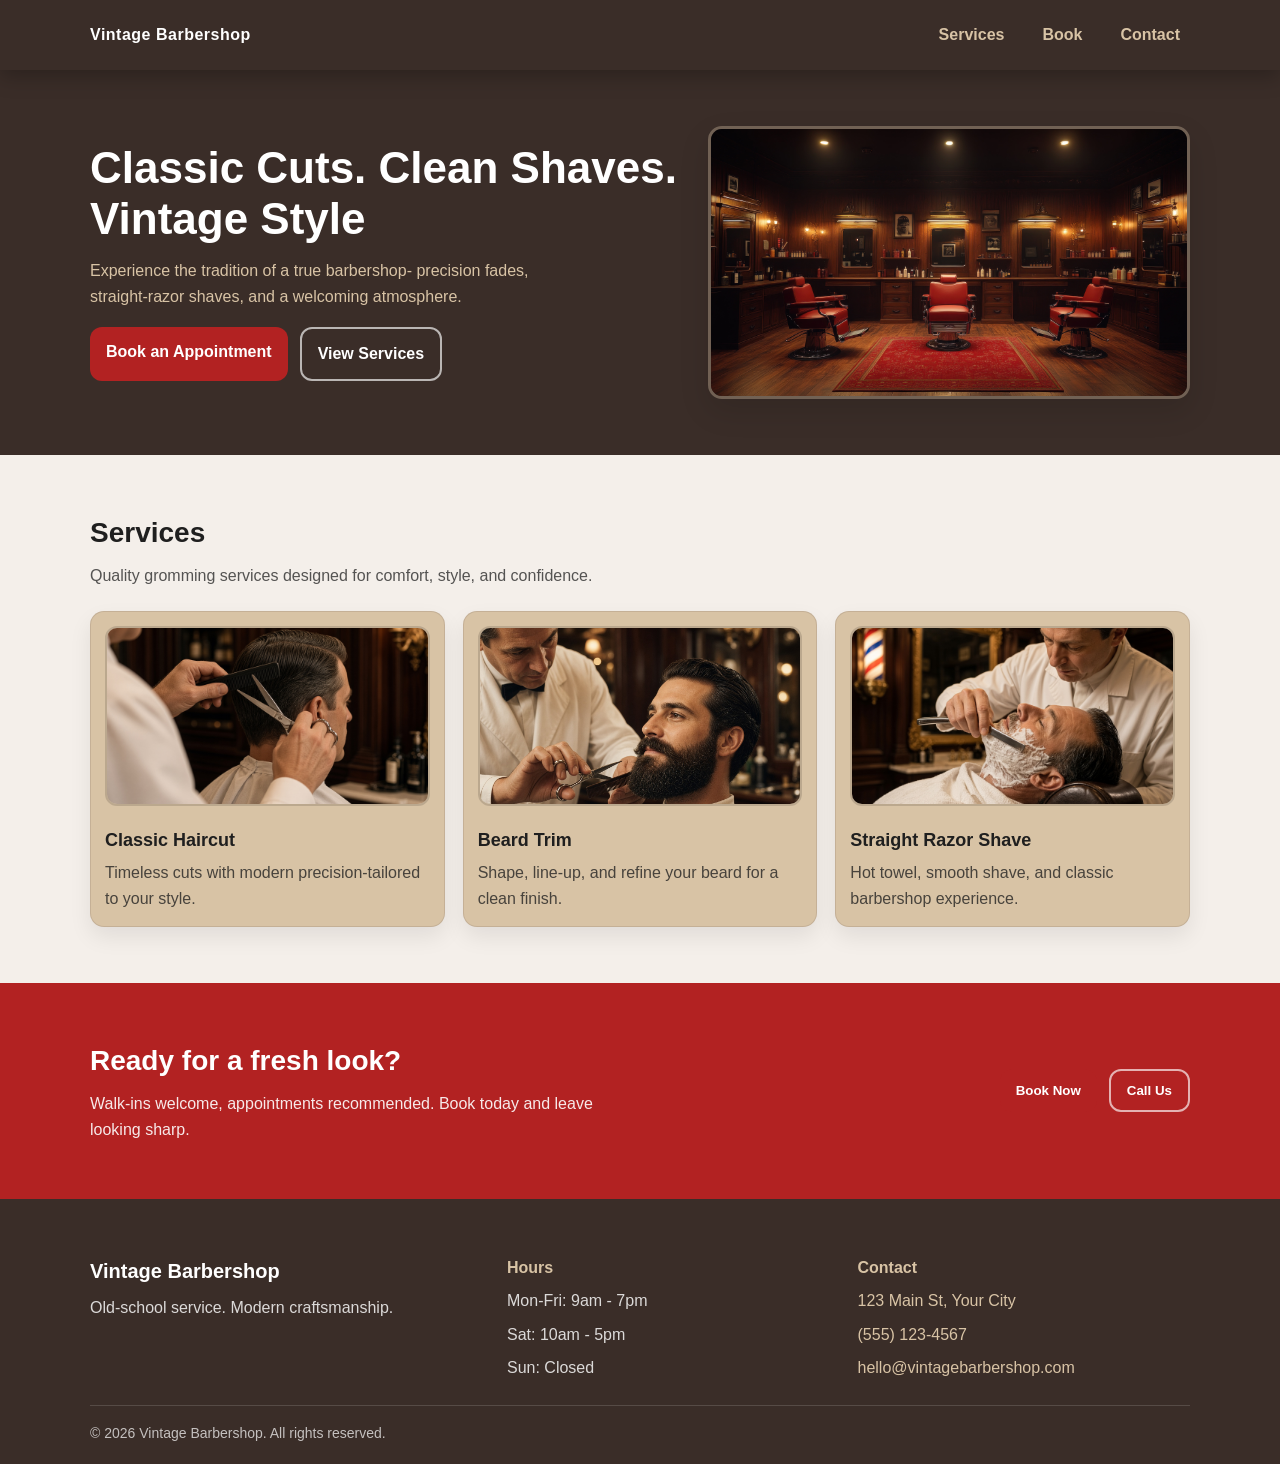
<file: index.html>
<!doctype html>
<html lang="en">
  <head>
    <meta charset="UTF-8" />
    <meta name="viewport" content="width=device-width, initial-scale=1.0" />
    <title>Vintage Barbershop</title>
    <!-- CSS -->
    <link rel="stylesheet" href="css/styles.css" />
  </head>
  <body>
    <!-- ==== Header / Navbar ==== -->
    <header class="site-header">
      <div class="container header-inner">
        <a href="#" class="logo" id="logo">Vintage Barbershop</a>
        <nav class="nav" id="nav">
          <a href="#features" class="nav-link">Services</a>
          <a href="#cta" class="nav-link">Book</a>
          <a href="#footer" class="nav-link">Contact</a>
        </nav>
        <!-- Mobile Menu Button (for later JS) -->
        <button class="menu-btn" id="menuBtn" aria-label="Open menu">☰</button>
      </div>
      <!-- Mobile Menu Panel (for later JS) -->
      <div class="mobile-menu" id="mobileMenu">
        <a href="#features" class="mobile-link">Services</a>
        <a href="#cta" class="mobile-link">Book</a>
        <a href="#footer" class="mobile-link">Contact</a>
      </div>
    </header>
    <!-- ==== Hero Section ==== -->
    <section class="hero" id="hero">
      <div class="container hero-inner">
        <div class="hero-text">
          <h1 id="heroHeading">Classic Cuts. Clean Shaves. Vintage Style</h1>
          <p id="heroSubtext">
            Experience the tradition of a true barbershop- precision fades,
            straight-razor shaves, and a welcoming atmosphere.
          </p>
          <div class="hero-actions">
            <a href="#cta" class="btn btn-primary" id="bookBtn"
              >Book an Appointment</a
            >
            <a href="#features" class="btn btn-secondary" id="servicesBtn"
              >View Services</a
            >
          </div>
        </div>
        <div class="hero-media">
          <!-- Replace src with your provided hero image -->
          <img
            src="assets/images/hero.jpg"
            alt="Barbershop hero"
            class="hero-img"
            id="heroImg"
          />
        </div>
      </div>
    </section>
    <!-- ==== Features / Services Section ==== -->
    <section class="features" id="features">
      <div class="container">
        <h2 class="section-title" id="featuresTitle">Services</h2>
        <p class="section-subtitle" id="featuresSubtitle">
          Quality gromming services designed for comfort, style, and confidence.
        </p>
        <div class="feature-grid" id="featureGrid">
          <!-- Feature Card 1 -->
          <article class="feature-card">
            <img
              src="assets/images/feature-1.jpg"
              alt="Classic haircut"
              class="feature-img"
            />
            <h3 class="feature-title">Classic Haircut</h3>
            <p class="feature-text">
              Timeless cuts with modern precision-tailored to your style.
            </p>
          </article>
          <!-- Feature Card 2 -->
          <article class="feature-card">
            <img
              src="assets/images/feature-2.jpg"
              alt="Beard trim"
              class="feature-img"
            />
            <h3 class="feature-title">Beard Trim</h3>
            <p class="feature-text">
              Shape, line-up, and refine your beard for a clean finish.
            </p>
          </article>
          <!-- Feature Card 3 -->
          <article class="feature-card">
            <img
              src="assets/images/feature-3.jpg"
              alt="Stright razor shave"
              class="feature-img"
            />
            <h3 class="feature-title">Straight Razor Shave</h3>
            <p class="feature-text">
              Hot towel, smooth shave, and classic barbershop experience.
            </p>
          </article>
        </div>
      </div>
    </section>
    <!-- ==== Call To Action Section ==== -->
    <section class="cta" id="cta">
      <div class="container cta-inner">
        <div class="cta-text">
          <h2 id="ctaHeading">Ready for a fresh look?</h2>
          <p id="ctaText">
            Walk-ins welcome, appointments recommended. Book today and leave
            looking sharp.
          </p>
        </div>
        <div class="cta-actions">
          <button class="btn btn-primary" id="ctaBtn">Book Now</button>
          <button class="btn btn-secondary" id="callBtn">Call Us</button>
        </div>
        <!-- Optional CTA Image (replace with provided asset if you have one) -->
        <!-- <img src="assets/images/cta.jpg" alt="CTA background" class="cta-img"
/> -->
      </div>
    </section>
    <!-- ==== Footer Section ==== -->
    <footer class="site-footer" id="footer">
      <div class="container footer-inner">
        <div class="footer-col">
          <h3 class="footer-title">Vintage Barbershop</h3>
          <p class="footer-text">Old-school service. Modern craftsmanship.</p>
        </div>
        <div class="footer-col">
          <h4 class="footer-heading">Hours</h4>
          <ul class="footer-list" id="hoursList">
            <li>Mon-Fri: 9am - 7pm</li>
            <li>Sat: 10am - 5pm</li>
            <li>Sun: Closed</li>
          </ul>
        </div>
        <div class="footer-col">
          <h4 class="footer-heading">Contact</h4>
          <ul class="footer-list">
            <li>
              <a href="#" class="footer-link" id="addressLink"
                >123 Main St, Your City</a
              >
            </li>
            <li>
              <a href="#" class="footer-link" id="phonelink">(555) 123-4567</a>
            </li>
            <li>
              <a href="#" class="footer-link" id="emailLink"
                >hello@vintagebarbershop.com</a
              >
            </li>
          </ul>
        </div>
      </div>
      <div class="container footer-bottom">
        <p class="copyright">
          © <span id="year"></span> Vintage Barbershop. All rights reserved.
        </p>
      </div>
    </footer>
    <!-- JS -->
    <script src="js/main.js"></script>
  </body>
</html>
</file>
<file: css/styles.css>
/*========================
Vintage Barbershop Theme
File: css/styles.css
========================= */
/* ---- CSS Variables (Vintage Palette) ---- */
:root {
--color-bg-primary: #F4EFEA; /* Cream */
--color-bg-dark: #3A2D28; /* Dark Brown */
--color-accent: #B22222; /* Barber Red */
--color-text-dark: #1F1F1F; /* Deep Brown/Black */
--color-beige: #D8C3A5; /* Beige */
--color-text-light: #FFFFFF; /* White */
--radius: 14px;
--shadow: 0 12px 30px rgba(0, 0, 0, 0.12);
--max-width: 1100px;
}
/* ---- Base Reset ---- */
* {
box-sizing: border-box;
margin: 0;
padding: 0;
}
html {
scroll-behavior: smooth;
}
body {
font-family: Arial, Helvetica, sans-serif;
background-color: var(--color-bg-primary);
color: var(--color-text-dark);
line-height: 1.6;
}
/* ---- Layout Helpers ---- */
.container {
width: 92%;
max-width: var(--max-width);
margin: 0 auto;
}
/* ---- Header / Navbar ---- */
.site-header {
background-color: var(--color-bg-dark);
color: var(--color-text-light);
position: sticky;
top: 0;
z-index: 10;
box-shadow: 0 6px 20px rgba(0,0,0,0.25);
}
.header-inner {
display: flex;
align-items: center;
justify-content: space-between;
padding: 14px 0;
gap: 16px;
}
.logo {
color: var(--color-text-light);
text-decoration: none;
font-weight: 800;
letter-spacing: 0.5px;
}
.nav {
display: flex;
gap: 18px;
}
.nav-link {
color: var(--color-beige);
text-decoration: none;
font-weight: 600;
padding: 8px 10px;
border-radius: 10px;
transition: background-color 0.2s ease, color 0.2s ease;
}
.nav-link:hover {
background-color: rgba(216, 195, 165, 0.12);
color: var(--color-text-light);
}
/* Mobile button hidden on desktop */
.menu-btn {
display: none;
border: 2px solid rgba(255,255,255,0.25);
background: transparent;
color: var(--color-text-light);
padding: 8px 12px;
border-radius: 12px;
cursor: pointer;
}
/* Mobile menu hidden by default */
.mobile-menu {
display: none;
background-color: #2f241f;
border-top: 1px solid rgba(255,255,255,0.12);
}
.mobile-link {
display: block;
padding: 12px 4%;
color: var(--color-beige);
text-decoration: none;
font-weight: 600;
border-bottom: 1px solid rgba(255,255,255,0.08);
}
.mobile-link:hover {
background-color: rgba(216, 195, 165, 0.10);
color: var(--color-text-light);
}
/* ---- Buttons ---- */
.btn {
display: inline-block;
text-decoration: none;
border: none;
cursor: pointer;
font-weight: 700;
padding: 12px 16px;
border-radius: 12px;
transition: transform 0.08s ease, opacity 0.2s ease, background-color 0.2s ease,
color 0.2s ease;
}
.btn:active {
transform: translateY(1px);
}
.btn-primary {
background-color: var(--color-accent);
color: var(--color-text-light);
}
.btn-primary:hover {
opacity: 0.92;
}
.btn-secondary {
background-color: transparent;
color: var(--color-bg-dark);
border: 2px solid var(--color-bg-dark);
}
.hero .btn-secondary,
.cta .btn-secondary {
color: var(--color-text-light);
border-color: rgba(255,255,255,0.65);
}
.btn-secondary:hover {
background-color: rgba(58, 45, 40, 0.08);
}
.hero .btn-secondary:hover,
.cta .btn-secondary:hover {
background-color: rgba(255, 255, 255, 0.12);
}
/* ---- Hero ---- */
.hero {
background-color: var(--color-bg-dark);
color: var(--color-text-light);
padding: 56px 0;
}
.hero-inner {
display: grid;
grid-template-columns: 1.1fr 0.9fr;
gap: 28px;
align-items: center;
}
.hero-text h1 {
font-size: clamp(28px, 4vw, 44px);
line-height: 1.15;
margin-bottom: 14px;
}
.hero-text p {
color: var(--color-beige);
max-width: 56ch;
margin-bottom: 18px;
}
.hero-actions {
display: flex;
flex-wrap: wrap;
gap: 12px;
}
.hero-media {
display: flex;
justify-content: center;
}
.hero-img {
width: 100%;
max-width: 520px;
border-radius: var(--radius);
box-shadow: var(--shadow);
border: 3px solid rgba(216,195,165,0.35);
object-fit: cover;
}
/* ---- Sections ---- */
.features,
.cta,
.site-footer {
padding: 56px 0;
}
.section-title {
font-size: 28px;
margin-bottom: 8px;
}
.section-subtitle {
color: rgba(31, 31, 31, 0.75);
margin-bottom: 22px;
max-width: 70ch;
}
/* ---- Features Grid ---- */
.feature-grid {
display: grid;
grid-template-columns: repeat(3, 1fr);
gap: 18px;
}
.feature-card {
background-color: var(--color-beige);
border-radius: var(--radius);
padding: 14px;
box-shadow: 0 10px 22px rgba(0,0,0,0.08);
border: 1px solid rgba(58,45,40,0.12);
}
.feature-img {
width: 100%;
height: 180px;
object-fit: cover;
border-radius: 12px;
border: 2px solid rgba(58,45,40,0.18);
margin-bottom: 12px;
}
.feature-title {
font-size: 18px;
margin-bottom: 6px;
}
.feature-text {
color: rgba(31, 31, 31, 0.78);
}
/* ---- Sections ---- */
.features,
.cta,
.site-footer {
padding: 56px 0;
}
.section-title {
font-size: 28px;
margin-bottom: 8px;
}
.section-subtitle {
color: rgba(31, 31, 31, 0.75);
margin-bottom: 22px;
max-width: 70ch;
}
/* ---- Features Grid ---- */
.feature-grid {
display: grid;
grid-template-columns: repeat(3, 1fr);
gap: 18px;
}
.feature-card {
background-color: var(--color-beige);
border-radius: var(--radius);
padding: 14px;
box-shadow: 0 10px 22px rgba(0,0,0,0.08);
border: 1px solid rgba(58,45,40,0.12);
}
.feature-img {
width: 100%;
height: 180px;
object-fit: cover;
border-radius: 12px;
border: 2px solid rgba(58,45,40,0.18);
margin-bottom: 12px;
}
.feature-title {
font-size: 18px;
margin-bottom: 6px;
}
.feature-text {
color: rgba(31, 31, 31, 0.78);
}
/* ---- CTA ---- */
.cta {
background-color: var(--color-accent);
color: var(--color-text-light);
}
.cta-inner {
display: flex;
align-items: center;
justify-content: space-between;
gap: 18px;
flex-wrap: wrap;
}
.cta-text h2 {
font-size: 28px;
margin-bottom: 8px;
}
.cta-text p {
color: rgba(255,255,255,0.90);
max-width: 60ch;
}
.cta-actions {
display: flex;
gap: 12px;
flex-wrap: wrap;
}
/* ---- Footer ---- */
.site-footer {
background-color: var(--color-bg-dark);
color: var(--color-text-light);
padding-bottom: 20px;
}
.footer-inner {
display: grid;
grid-template-columns: 1.2fr 1fr 1fr;
gap: 18px;
padding-bottom: 24px;
border-bottom: 1px solid rgba(255,255,255,0.14);
}
.footer-title {
font-size: 20px;
margin-bottom: 8px;
}
.footer-heading {
font-size: 16px;
margin-bottom: 8px;
color: var(--color-beige);
}
.footer-text {
color: rgba(255,255,255,0.82);
max-width: 50ch;
}
.footer-list {
list-style: none;
display: grid;
gap: 8px;
color: rgba(255,255,255,0.82);
}
.footer-link {
color: var(--color-beige);
text-decoration: none;
}
.footer-link:hover {
color: var(--color-text-light);
text-decoration: underline;
}
.footer-bottom {
padding-top: 16px;
}
.copyright {
color: rgba(255,255,255,0.70);
font-size: 14px;
}
/* ---- Responsive ---- */
@media (max-width: 900px) {
.hero-inner {
grid-template-columns: 1fr;
}
.feature-grid {
grid-template-columns: 1fr;
}
.footer-inner {
grid-template-columns: 1fr;
}
.nav {
display: none;
}
.menu-btn {
display: inline-flex;
align-items: center;
justify-content: center;
}
/* When you add JS later, you'll toggle this class */
.mobile-menu.is-open {
display: block;
}
}
</file>
